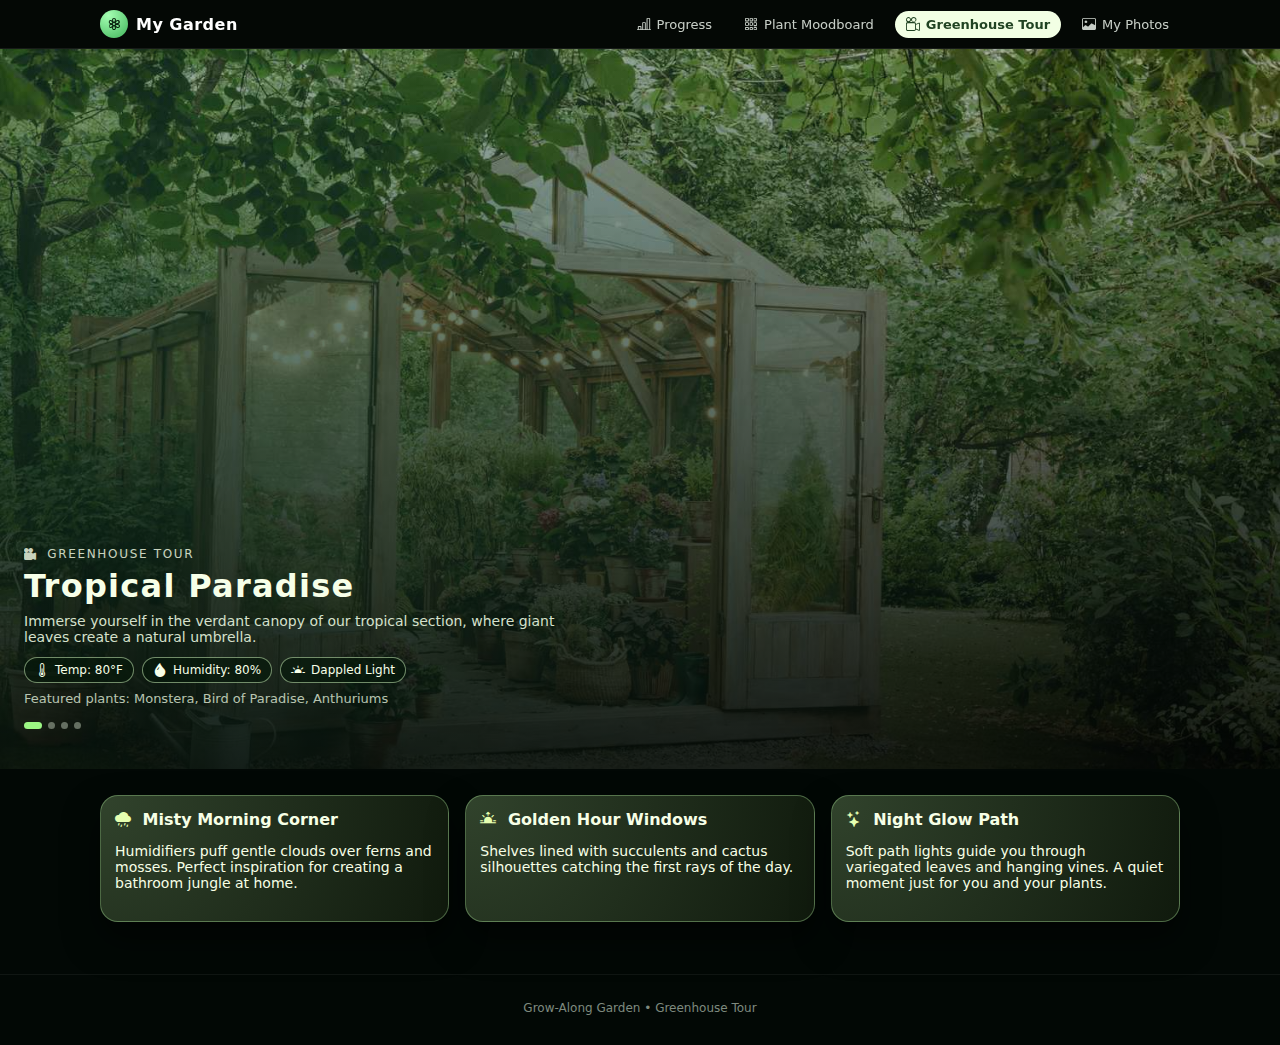
<file: greenhouse.html>
<html lang="en">
<head>
  <meta charset="UTF-8">
  <title>My Garden • Greenhouse Tour</title>
  <meta name="viewport" content="width=device-width, initial-scale=1">
  <link rel="stylesheet" href="css/styles.css">
  <link rel="stylesheet" href="https://cdn.jsdelivr.net/npm/bootstrap-icons@1.11.3/font/bootstrap-icons.css">
</head>
<body class="page-greenhouse">
<header class="site-header dark">
  <div class="top-bar">
    <div class="logo">
      <div class="logo-icon">
        <i class="bi bi-flower3"></i>
      </div>
      <span>My Garden</span>
    </div>
    <nav class="main-nav">
      <a href="index.html">
        <i class="bi bi-bar-chart-line"></i><span>Progress</span>
      </a>
      <a href="moodboard.html">
        <i class="bi bi-grid-3x3-gap"></i><span>Plant Moodboard</span>
      </a>
      <a href="greenhouse.html" class="active">
        <i class="bi bi-camera-reels"></i><span>Greenhouse Tour</span>
      </a>
      <a href="photos.html">
        <i class="bi bi-image"></i><span>My Photos</span>
      </a>
    </nav>
  </div>
</header>

<main class="greenhouse-wrapper">
  <section class="greenhouse-hero" style="background-image: url('images/greenhouse-hero.jpg');">
    <div class="hero-overlay"></div>
    <div class="hero-content">
      <p class="hero-label">
        <i class="bi bi-camera-reels-fill"></i>
        Greenhouse Tour
      </p>
      <h1>Tropical Paradise</h1>
      <p class="hero-text">
        Immerse yourself in the verdant canopy of our tropical section,
        where giant leaves create a natural umbrella.
      </p>

      <div class="hero-meta">
        <div class="meta-pill">
          <i class="bi bi-thermometer-half"></i> Temp: 80°F
        </div>
        <div class="meta-pill">
          <i class="bi bi-droplet-fill"></i> Humidity: 80%
        </div>
        <div class="meta-pill">
          <i class="bi bi-brightness-alt-high-fill"></i> Dappled Light
        </div>
      </div>

      <p class="hero-text small">
        Featured plants: Monstera, Bird of Paradise, Anthuriums
      </p>

      <div class="greenhouse-dots">
        <span class="dot is-active"></span>
        <span class="dot"></span>
        <span class="dot"></span>
        <span class="dot"></span>
      </div>
    </div>
  </section>

  <section class="scene-grid">
    <h2 class="visually-hidden">Scenes inside the greenhouse</h2>

    <article class="scene-card">
      <h3><i class="bi bi-cloud-drizzle-fill"></i> Misty Morning Corner</h3>
      <p>
        Humidifiers puff gentle clouds over ferns and mosses.
        Perfect inspiration for creating a bathroom jungle at home.
      </p>
    </article>

    <article class="scene-card">
      <h3><i class="bi bi-sunrise-fill"></i> Golden Hour Windows</h3>
      <p>
        Shelves lined with succulents and cactus silhouettes catching
        the first rays of the day.
      </p>
    </article>

    <article class="scene-card">
      <h3><i class="bi bi-stars"></i> Night Glow Path</h3>
      <p>
        Soft path lights guide you through variegated leaves and
        hanging vines. A quiet moment just for you and your plants.
      </p>
    </article>
  </section>
</main>

<footer class="site-footer dark">
  <p>Grow-Along Garden • Greenhouse Tour</p>
</footer>
</body>
</html>
</file>
<file: css/styles.css>
/* ========= Base ========= */
*,
*::before,
*::after {
  box-sizing: border-box;
}

:root {
  --bg: #f8fbe9;
  --bg-soft: #fbfdf3;
  --card: #ffffff;
  --card-soft: #f8fbe9;
  --accent: #7bbf6a;
  --accent-dark: #4f9446;
  --accent-soft: #d5f0c8;
  --accent-contrast: #b892f5;
  --text: #253225;
  --muted: #66726a;
  --border-soft: #e0efcf;
  --shadow-soft: 0 10px 25px rgba(44, 85, 52, 0.08);
  --radius-lg: 16px;
  --radius-xl: 20px;
}

html,
body {
  margin: 0;
  padding: 0;
  font-family: system-ui, -apple-system, BlinkMacSystemFont, "SF Pro Text",
    "Segoe UI", sans-serif;
  color: var(--text);
  background: var(--bg);
}

.visually-hidden {
  position: absolute;
  width: 1px;
  height: 1px;
  padding: 0;
  margin: -1px;
  overflow: hidden;
  clip: rect(0, 0, 0, 0);
  border: 0;
}

/* ========= Header / Nav ========= */

.site-header {
  position: sticky;
  top: 0;
  z-index: 20;
  backdrop-filter: blur(14px);
  background: linear-gradient(
    to right,
    rgba(24, 52, 32, 0.96),
    rgba(33, 71, 41, 0.96)
  );
  color: #fff;
  border-bottom: 1px solid rgba(255, 255, 255, 0.08);
}

.site-header.dark {
  background: rgba(4, 9, 6, 0.9);
}

.top-bar {
  max-width: 1120px;
  margin: 0 auto;
  padding: 10px 20px;
  display: flex;
  align-items: center;
  justify-content: space-between;
}

.logo {
  display: flex;
  align-items: center;
  gap: 8px;
  font-weight: 650;
  letter-spacing: 0.03em;
}

.logo-icon {
  width: 28px;
  height: 28px;
  border-radius: 999px;
  background: radial-gradient(circle at 30% 20%, #a5ffb3, #41b55b);
  display: flex;
  align-items: center;
  justify-content: center;
  color: #09220e;
  font-size: 16px;
}

.main-nav {
  display: flex;
  gap: 10px;
}

.main-nav a {
  display: inline-flex;
  align-items: center;
  gap: 6px;
  padding: 6px 11px;
  border-radius: 999px;
  font-size: 13px;
  text-decoration: none;
  color: rgba(248, 255, 246, 0.8);
  transition: background 0.15s ease, color 0.15s ease, transform 0.1s ease;
}

.main-nav a i {
  font-size: 14px;
}

.main-nav a span {
  display: none;
}

.main-nav a:hover {
  background: rgba(248, 255, 246, 0.12);
  color: #ffffff;
  transform: translateY(-1px);
}

.main-nav a.active {
  background: #f2ffe4;
  color: #204322;
  font-weight: 600;
}

@media (min-width: 720px) {
  .main-nav a span {
    display: inline;
  }
}

/* ========= Layout ========= */

.wrapper {
  max-width: 1120px;
  margin: 24px auto 40px;
  padding: 0 20px;
}

.page-heading {
  margin-bottom: 20px;
}

.page-title {
  display: flex;
  align-items: center;
  gap: 10px;
  font-size: 26px;
  margin: 0 0 6px;
}

.page-title .soft-icon {
  font-size: 24px;
  color: var(--accent);
}

.page-title .bold-icon {
  font-size: 26px;
  color: #f3a3c2;
}

.page-subtitle {
  margin: 0;
  color: var(--muted);
  font-size: 14px;
}

.sub-nav {
  display: inline-flex;
  gap: 8px;
  margin-top: 16px;
  background: #f4fbe9;
  padding: 4px;
  border-radius: 999px;
  border: 1px solid #e1f0cf;
}

.sub-nav-item {
  border-radius: 999px;
  border: none;
  padding: 6px 12px;
  font-size: 12px;
  background: transparent;
  display: inline-flex;
  align-items: center;
  gap: 6px;
  cursor: pointer;
  color: var(--muted);
  text-decoration: none;
}

.sub-nav-item.is-active {
  background: #ffffff;
  color: #234222;
  box-shadow: var(--shadow-soft);
}

/* ========= Status Card ========= */

.status-card {
  border-radius: var(--radius-xl);
  background: var(--card);
  box-shadow: var(--shadow-soft);
  border: 1px solid var(--border-soft);
  padding: 18px 20px 20px;
  margin-bottom: 18px;
}

.status-header {
  display: flex;
  align-items: center;
  gap: 12px;
  margin-bottom: 16px;
}

.status-icon {
  width: 40px;
  height: 40px;
  border-radius: 999px;
  background: radial-gradient(circle at 30% 20%, #d7ffd0, #8ad773);
  display: flex;
  align-items: center;
  justify-content: center;
  color: #123116;
  font-size: 22px;
}

.status-label {
  margin: 0;
  font-size: 12px;
  text-transform: uppercase;
  letter-spacing: 0.12em;
  color: var(--muted);
}

.status-title {
  margin: 1px 0 0;
  font-size: 20px;
}

/* progress bar */
.progress-row {
  margin-bottom: 16px;
}

.progress-label {
  margin: 0 0 6px;
  font-size: 12px;
  color: var(--muted);
}

.progress-bar {
  width: 100%;
  height: 10px;
  border-radius: 999px;
  background: #edf4e0;
  overflow: hidden;
}

.progress-bar-fill {
  height: 100%;
  border-radius: inherit;
  background: linear-gradient(90deg, #7bbf6a, #b1e07f);
}

/* meta row */

.status-meta-row {
  display: grid;
  gap: 10px;
  margin-bottom: 14px;
}

@media (min-width: 680px) {
  .status-meta-row {
    grid-template-columns: repeat(2, minmax(0, 1fr));
  }
}

.meta-card {
  display: flex;
  align-items: center;
  gap: 10px;
  border-radius: 12px;
  padding: 10px 12px;
  background: #f3fde4;
}

.meta-card.purple {
  background: #f4ecff;
}

.meta-icon-pill {
  width: 32px;
  height: 32px;
  border-radius: 999px;
  background: rgba(255, 255, 255, 0.9);
  display: flex;
  align-items: center;
  justify-content: center;
  color: #4f9446;
  font-size: 16px;
}

.meta-card.purple .meta-icon-pill {
  color: #8a6ad8;
}

.meta-label {
  margin: 0;
  font-size: 11px;
  text-transform: uppercase;
  letter-spacing: 0.12em;
  color: var(--muted);
}

.meta-value {
  margin: 2px 0 0;
  font-weight: 600;
}

/* Tip card */

.tip-card {
  margin-top: 6px;
  border-radius: 12px;
  background: #fbfce8;
  padding: 10px 12px;
  display: flex;
  gap: 10px;
  align-items: flex-start;
}

.tip-icon {
  width: 26px;
  height: 26px;
  border-radius: 999px;
  background: #f6f4ff;
  display: flex;
  align-items: center;
  justify-content: center;
  color: #a16af2;
  font-size: 14px;
}

.tip-title {
  margin: 0;
  font-size: 13px;
  font-weight: 600;
}

.tip-text {
  margin: 2px 0 0;
  font-size: 13px;
  color: var(--muted);
}

/* ========= Newsletter ========= */

.newsletter-card {
  margin: 18px 0 24px;
  border-radius: var(--radius-xl);
  background: #ffffff;
  border: 1px dashed #ddeac7;
  box-shadow: var(--shadow-soft);
  padding: 14px 16px;
  display: flex;
  flex-direction: column;
  gap: 12px;
}

.newsletter-left {
  display: flex;
  flex-direction: column;
  gap: 4px;
}

.pill-pill {
  display: inline-flex;
  align-items: center;
  gap: 6px;
  padding: 3px 10px;
  border-radius: 999px;
  background: #f3fbe7;
  font-size: 12px;
}

.pill-pill i {
  color: #f28bb1;
}

.newsletter-text {
  margin: 0;
  font-size: 13px;
  color: var(--muted);
}

.newsletter-text .sparkle {
  color: #f6b5ff;
}

.newsletter-form {
  display: flex;
  gap: 8px;
}

.newsletter-form input {
  flex: 1;
  border-radius: 999px;
  padding: 8px 12px;
  border: 1px solid #dbe7c7;
  font-size: 13px;
}

.newsletter-form input:focus {
  outline: 2px solid #b8e083;
  outline-offset: 1px;
}

.btn-primary {
  border-radius: 999px;
  border: none;
  padding: 8px 14px;
  font-size: 13px;
  background: linear-gradient(135deg, #7bbf6a, #9ddf7c);
  color: #0c230e;
  display: inline-flex;
  align-items: center;
  gap: 6px;
  cursor: pointer;
  font-weight: 600;
  box-shadow: 0 8px 18px rgba(104, 170, 82, 0.35);
}

.btn-primary i {
  font-size: 14px;
}

/* ========= Calendar / Weeks ========= */

.calendar-section {
  margin-bottom: 32px;
}

.section-title {
  display: flex;
  align-items: center;
  gap: 8px;
  font-size: 18px;
  margin: 0 0 12px;
}

.section-title i {
  color: var(--accent-dark);
}

.week-card {
  margin-bottom: 10px;
  border-radius: var(--radius-lg);
  border: 1px solid var(--border-soft);
  background: var(--card-soft);
  box-shadow: 0 5px 16px rgba(89, 126, 75, 0.05);
}

.week-card.complete {
  background: #f7ffe6;
}

.week-card.active {
  border-color: #b7dd83;
  box-shadow: 0 10px 24px rgba(109, 162, 77, 0.2);
}

.week-header {
  display: flex;
  gap: 10px;
  padding: 12px 14px 8px;
  align-items: center;
}

.week-icon {
  width: 26px;
  height: 26px;
  border-radius: 999px;
  background: #e3f5cc;
  display: flex;
  align-items: center;
  justify-content: center;
  color: #3f7a31;
  font-size: 16px;
}

.week-card.active .week-icon {
  background: #fbe7ff;
  color: #a64df3;
}

.week-title {
  margin: 0;
  font-weight: 600;
}

.week-subtitle {
  margin: 2px 0 0;
  font-size: 13px;
  color: var(--muted);
}

.week-body {
  padding: 0 14px 12px;
  background: rgba(255, 255, 255, 0.72);
  border-radius: 0 0 var(--radius-lg) var(--radius-lg);
}

.week-body h3 {
  margin: 6px 0 4px;
  font-size: 13px;
}

.week-body ul {
  margin: 0;
  padding-left: 18px;
  font-size: 13px;
  color: var(--muted);
}

/* ========= Photo Grid (shared) ========= */

.section-photos-preview {
  margin-bottom: 36px;
}

.section-head {
  display: flex;
  align-items: center;
  justify-content: space-between;
  gap: 10px;
  margin-bottom: 10px;
}

.link-inline {
  font-size: 13px;
  text-decoration: none;
  color: var(--accent-dark);
  display: inline-flex;
  align-items: center;
  gap: 2px;
}

.link-inline i {
  font-size: 16px;
}

.photo-grid {
  display: grid;
  grid-template-columns: repeat(auto-fit, minmax(220px, 1fr));
  gap: 14px;
}

.photo-grid.large {
  grid-template-columns: repeat(auto-fit, minmax(260px, 1fr));
}

.photo-card {
  border-radius: 14px;
  overflow: hidden;
  background: var(--card);
  box-shadow: var(--shadow-soft);
  display: flex;
  flex-direction: column;
}

.photo-card img {
  width: 100%;
  height: 180px;
  object-fit: cover;
}

.photo-meta {
  padding: 10px 12px;
}

.photo-title {
  margin: 0 0 2px;
  font-size: 14px;
  font-weight: 600;
}

.photo-caption {
  margin: 0;
  font-size: 12px;
  color: var(--muted);
}

.photo-caption i {
  margin-right: 4px;
}

/* ========= Moodboard ========= */

.page-moodboard {
  background: #f7f9eb;
}

.filter-bar {
  margin-top: 16px;
  display: flex;
  flex-wrap: wrap;
  gap: 8px;
}

.filter-pill {
  border-radius: 999px;
  padding: 6px 11px;
  border: 1px solid #dde8c7;
  background: #ffffff;
  font-size: 12px;
  display: inline-flex;
  align-items: center;
  gap: 6px;
  color: var(--muted);
  cursor: pointer;
}

.filter-pill.is-active {
  background: #28351f;
  color: #f7ffe7;
  border-color: #28351f;
}

.moodboard-grid {
  margin-top: 18px;
  display: grid;
  grid-template-columns: repeat(auto-fit, minmax(230px, 1fr));
  gap: 16px;
}

.plant-card {
  border-radius: 18px;
  overflow: hidden;
  background: #ffffff;
  box-shadow: var(--shadow-soft);
  display: flex;
  flex-direction: column;
}

.plant-card img {
  width: 100%;
  height: 185px;
  object-fit: cover;
}

.plant-body {
  padding: 10px 13px 12px;
}

.plant-header {
  display: flex;
  align-items: flex-start;
  justify-content: space-between;
  gap: 8px;
}

.plant-header h2 {
  margin: 0;
  font-size: 16px;
}

.latin-name {
  margin: 2px 0 0;
  font-size: 12px;
  color: var(--accent-dark);
}

.icon-button {
  border-radius: 999px;
  background: #f6f6ff;
  border: none;
  width: 28px;
  height: 28px;
  display: flex;
  align-items: center;
  justify-content: center;
  cursor: pointer;
  color: #f38bb5;
}

.icon-button i {
  font-size: 15px;
}

.plant-tag-row {
  margin-top: 8px;
  margin-bottom: 4px;
}

.pill.soft {
  border-radius: 999px;
  padding: 3px 9px;
  background: #f1f7e5;
  font-size: 11px;
  display: inline-flex;
  align-items: center;
  gap: 5px;
  color: #42563b;
}

.pill.soft.purple {
  background: #f7f1ff;
  color: #5e436f;
}

.pill.soft i {
  font-size: 13px;
}

.plant-description {
  margin: 4px 0 0;
  font-size: 13px;
  color: var(--muted);
}

/* ========= Greenhouse Page ========= */

.page-greenhouse {
  background: #020805;
  color: #f6ffe9;
}

.greenhouse-wrapper {
  max-width: 100%;
}

.greenhouse-hero {
  position: relative;
  min-height: 80vh;
  background-size: cover;
  background-position: center;
  display: flex;
  align-items: flex-end;
  padding: 40px 24px;
}

.hero-overlay {
  position: absolute;
  inset: 0;
  background: linear-gradient(
      to top,
      rgba(0, 0, 0, 0.85),
      rgba(0, 0, 0, 0.3)
    ),
    radial-gradient(circle at 20% 100%, rgba(80, 255, 167, 0.4), transparent);
}

.hero-content {
  position: relative;
  max-width: 540px;
  color: #f7ffe8;
}

.hero-label {
  font-size: 12px;
  text-transform: uppercase;
  letter-spacing: 0.14em;
  margin: 0 0 6px;
  opacity: 0.8;
}

.hero-label i {
  margin-right: 4px;
}

.hero-content h1 {
  margin: 0 0 8px;
  font-size: 32px;
  letter-spacing: 0.04em;
}

.hero-text {
  margin: 0 0 12px;
  font-size: 14px;
  color: #d5e0cc;
}

.hero-text.small {
  font-size: 13px;
  opacity: 0.85;
}

.hero-meta {
  display: flex;
  flex-wrap: wrap;
  gap: 8px;
  margin-bottom: 8px;
}

.meta-pill {
  border-radius: 999px;
  border: 1px solid rgba(217, 255, 198, 0.5);
  padding: 5px 10px;
  font-size: 12px;
  display: inline-flex;
  align-items: center;
  gap: 6px;
  background: rgba(5, 24, 10, 0.7);
}

.meta-pill i {
  font-size: 14px;
}

.greenhouse-dots {
  margin-top: 16px;
  display: flex;
  gap: 6px;
}

.greenhouse-dots .dot {
  width: 7px;
  height: 7px;
  border-radius: 999px;
  background: rgba(230, 245, 222, 0.4);
}

.greenhouse-dots .dot.is-active {
  width: 18px;
  background: #9cf784;
}

.scene-grid {
  max-width: 1120px;
  margin: 26px auto 42px;
  padding: 0 20px 10px;
  display: grid;
  grid-template-columns: repeat(auto-fit, minmax(260px, 1fr));
  gap: 16px;
}

.scene-card {
  border-radius: 18px;
  padding: 14px 14px 16px;
  background: radial-gradient(circle at 0 0, #31432c, #101a0d);
  border: 1px solid rgba(168, 223, 150, 0.4);
  color: #f7ffe6;
  box-shadow: 0 18px 35px rgba(0, 0, 0, 0.5);
  font-size: 14px;
}

.scene-card h2,
.scene-card h3 {
  margin: 0 0 6px;
  font-size: 16px;
}

.scene-card h2 i,
.scene-card h3 i {
  margin-right: 6px;
  color: #e6ffb1;
}


.page-photos {
  background: #f9fced;
}


.site-footer {
  border-top: 1px solid rgba(0, 0, 0, 0.04);
  padding: 14px 20px 18px;
  font-size: 12px;
  color: #8a9487;
  text-align: center;
  background: #f5f8e8;
}

.site-footer.dark {
  background: #020805;
  border-top-color: rgba(255, 255, 255, 0.06);
  color: #7e8a7f;
}


@media (max-width: 600px) {
  .top-bar {
    flex-direction: column;
    align-items: flex-start;
    gap: 8px;
  }

  .main-nav {
    width: 100%;
    flex-wrap: wrap;
    justify-content: flex-start;
  }

  .main-nav a {
    padding: 6px 9px;
    font-size: 12px;
  }

  .wrapper {
    margin: 18px auto 28px;
    padding: 0 16px;
  }

  .page-title {
    font-size: 22px;
  }

  .page-subtitle {
    font-size: 13px;
  }

  .photo-card img,
  .plant-card img {
    height: 150px;
  }

  .greenhouse-hero {
    min-height: 70vh;
    padding: 32px 16px;
  }

  .hero-content h1 {
    font-size: 26px;
  }

  .hero-text {
    font-size: 13px;
  }

  .scene-grid {
    padding: 0 16px 10px;
  }
}


@media (min-width: 768px) {
  .newsletter-card {
    flex-direction: row;
    align-items: center;
    justify-content: space-between;
  }
}


@media (min-width: 900px) {
  .wrapper {
    margin: 32px auto 48px;
  }

  .page-title {
    font-size: 28px;
  }

  .photo-grid.large {
    grid-template-columns: repeat(auto-fit, minmax(280px, 1fr));
  }
}
</file>
